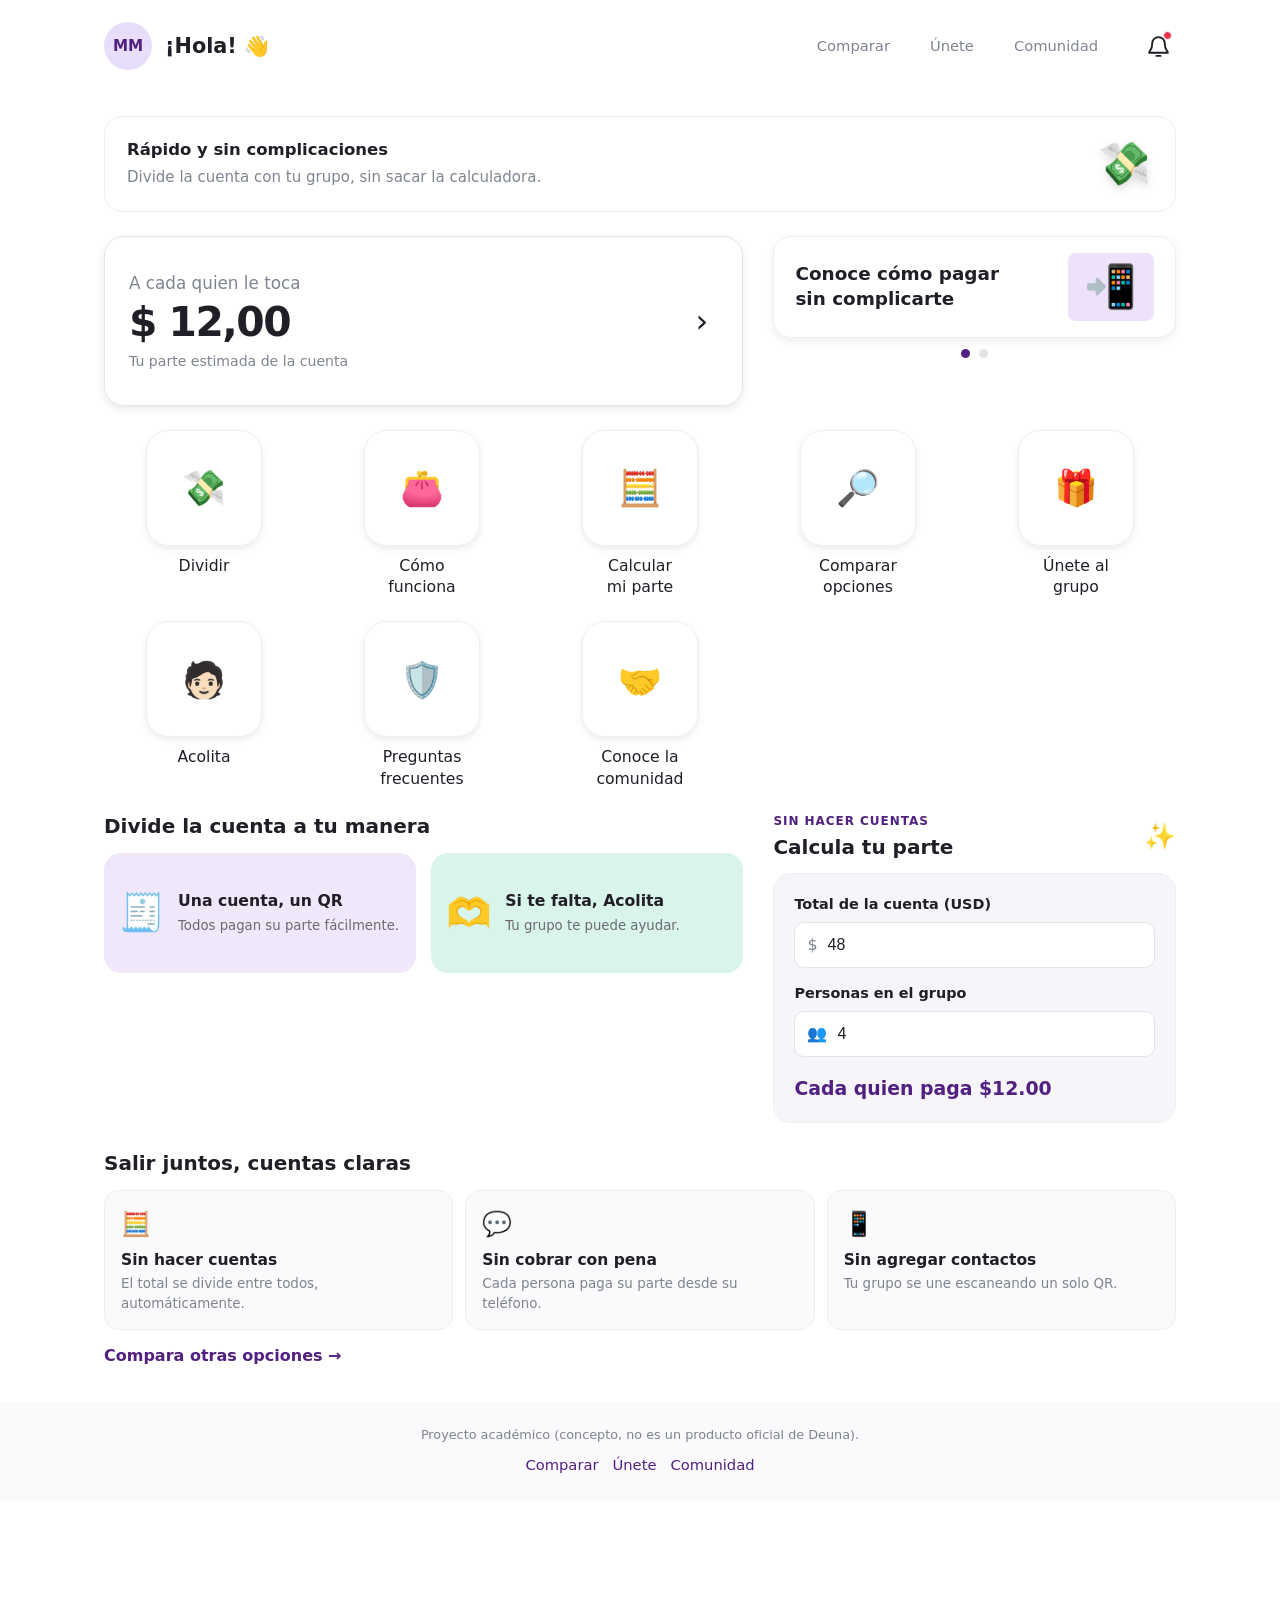
<file: index.html>
<!DOCTYPE html>
<html lang="es">
<head>
  <meta charset="utf-8">
  <meta name="viewport" content="width=device-width,initial-scale=1">
  <title>Miti-Miti: divide la cuenta con un solo QR | Deuna</title>
  <meta name="description" content="Divide un pago grupal en segundos con un solo código QR en Deuna, sin agregar contactos ni sacar la calculadora. Conoce Miti-Miti.">
  <meta name="theme-color" content="#ffffff">
  <link rel="icon" href="assets/logo.svg" type="image/svg+xml">
  <link rel="stylesheet" href="style.css">
</head>
<body class="home-page">
  <header class="app-header">
    <a class="greeting" href="index.html" aria-label="Miti-Miti, inicio">
      <span class="avatar" aria-hidden="true">MM</span>
      <span>¡Hola! <span class="wave" aria-hidden="true">👋</span></span>
    </a>
    <nav class="app-nav" aria-label="Principal">
      <a href="comparar.html">Comparar</a>
      <a href="unete.html">Únete</a>
      <a href="comunidad.html">Comunidad</a>
    </nav>
    <a class="header-icon" href="comunidad.html" aria-label="Novedades de Acolita">
      <svg viewBox="0 0 24 24" aria-hidden="true"><path d="M18 9a6 6 0 0 0-12 0c0 7-3 7-3 9h18c0-2-3-2-3-9M10 21h4"/></svg>
      <span class="notification-dot" aria-hidden="true"></span>
    </a>
  </header>

  <main class="app-main">
    <section class="transfer-promo" aria-label="Miti-Miti">
      <div>
        <p class="eyebrow">Miti-Miti</p>
        <h1>Rápido y sin complicaciones</h1>
        <p>Divide la cuenta con tu grupo, sin sacar la calculadora.</p>
      </div>
      <span class="promo-art" aria-hidden="true">💸</span>
      <a class="promo-link" href="unete.html" aria-label="Conoce cómo funciona Miti-Miti"></a>
    </section>

    <section class="balance-card" aria-labelledby="balance-title">
      <div>
        <p id="balance-title" class="balance-label">A cada quien le toca</p>
        <output id="balance" class="balance-value" aria-live="polite">$ 12,00</output>
        <p class="balance-caption">Tu parte estimada de la cuenta</p>
      </div>
      <a class="round-arrow" href="#calculadora" aria-label="Calcula tu parte">›</a>
    </section>

    <section class="feature-section" aria-label="Cómo funciona">
      <a class="feature-card" href="unete.html">
        <span>
          <span class="eyebrow">Con Miti-Miti</span>
          <strong>Conoce cómo pagar<br>sin complicarte</strong>
        </span>
        <span class="feature-art" aria-hidden="true">📲</span>
      </a>
      <div class="carousel-dots" aria-hidden="true"><span></span><span></span></div>
    </section>

    <section class="shortcuts-section" aria-label="Accesos rápidos">
      <div class="shortcut-grid">
        <a class="shortcut" href="#calculadora"><span class="shortcut-icon">💸</span><span>Dividir</span></a>
        <a class="shortcut" href="unete.html"><span class="shortcut-icon">👛</span><span>Cómo<br>funciona</span></a>
        <a class="shortcut" href="#calculadora"><span class="shortcut-icon">🧮</span><span>Calcular<br>mi parte</span></a>
        <a class="shortcut" href="comparar.html"><span class="shortcut-icon">🔎</span><span>Comparar<br>opciones</span></a>
        <a class="shortcut" href="unete.html"><span class="shortcut-icon">🎁</span><span>Únete al<br>grupo</span></a>
        <a class="shortcut" href="comunidad.html"><span class="shortcut-icon">🧑🏻</span><span>Acolita</span></a>
        <a class="shortcut" href="comparar.html#preguntas"><span class="shortcut-icon">🛡️</span><span>Preguntas<br>frecuentes</span></a>
        <a class="shortcut" href="comunidad.html"><span class="shortcut-icon">🤝</span><span>Conoce la<br>comunidad</span></a>
      </div>
    </section>

    <section class="promotions-section" aria-labelledby="promotions-title">
      <h2 id="promotions-title">Divide la cuenta a tu manera</h2>
      <div class="promo-cards">
        <a class="promo-tile promo-tile-purple" href="unete.html">
          <span class="tile-emoji" aria-hidden="true">🧾</span>
          <span class="tile-copy"><strong>Una cuenta, un QR</strong><span>Todos pagan su parte fácilmente.</span></span>
        </a>
        <a class="promo-tile promo-tile-mint" href="comunidad.html">
          <span class="tile-emoji" aria-hidden="true">🫶</span>
          <span class="tile-copy"><strong>Si te falta, Acolita</strong><span>Tu grupo te puede ayudar.</span></span>
        </a>
      </div>
    </section>

    <section id="calculadora" class="calculator-section" aria-labelledby="calculator-title">
      <div class="section-heading">
        <div><p class="eyebrow">Sin hacer cuentas</p><h2 id="calculator-title">Calcula tu parte</h2></div>
        <span class="heading-emoji" aria-hidden="true">✨</span>
      </div>
      <div class="calculator-card">
        <label for="m">Total de la cuenta (USD)</label>
        <div class="input-wrap"><span aria-hidden="true">$</span><input id="m" type="number" min="0" step="0.01" value="48" inputmode="decimal"></div>
        <label for="n">Personas en el grupo</label>
        <div class="input-wrap"><span aria-hidden="true">👥</span><input id="n" type="number" min="1" step="1" value="4" inputmode="numeric"></div>
        <output id="r" aria-live="polite">Cada quien paga $12.00</output>
      </div>
    </section>

    <section class="why-section" aria-labelledby="why-title">
      <h2 id="why-title">Salir juntos, cuentas claras</h2>
      <div class="why-grid">
        <article class="why-card"><span aria-hidden="true">🧮</span><h3>Sin hacer cuentas</h3><p>El total se divide entre todos, automáticamente.</p></article>
        <article class="why-card"><span aria-hidden="true">💬</span><h3>Sin cobrar con pena</h3><p>Cada persona paga su parte desde su teléfono.</p></article>
        <article class="why-card"><span aria-hidden="true">📱</span><h3>Sin agregar contactos</h3><p>Tu grupo se une escaneando un solo QR.</p></article>
      </div>
      <a class="text-link" href="comparar.html">Compara otras opciones <span aria-hidden="true">→</span></a>
    </section>
  </main>

  <footer class="app-footer">
    <p>Proyecto académico (concepto, no es un producto oficial de Deuna).</p>
    <a href="comparar.html">Comparar</a><a href="unete.html">Únete</a><a href="comunidad.html">Comunidad</a>
  </footer>

  <div class="action-bar" aria-label="Acciones rápidas">
    <a class="action-button action-outline" href="#calculadora"><span aria-hidden="true">➤</span> Dividir cuenta</a>
    <a class="action-button action-solid" href="unete.html"><span aria-hidden="true">▦</span> Pagar con QR</a>
  </div>
  <nav class="bottom-nav" aria-label="Navegación inferior">
    <a href="index.html" aria-current="page"><span aria-hidden="true">⌂</span>Inicio</a>
    <a href="comparar.html"><span aria-hidden="true">◇</span>Comparar</a>
    <a href="comunidad.html"><span aria-hidden="true">▣</span>Acolita</a>
    <a href="unete.html"><span aria-hidden="true">◎</span>Únete</a>
  </nav>
  <script src="main.js" defer></script>
</body>
</html>
</file>
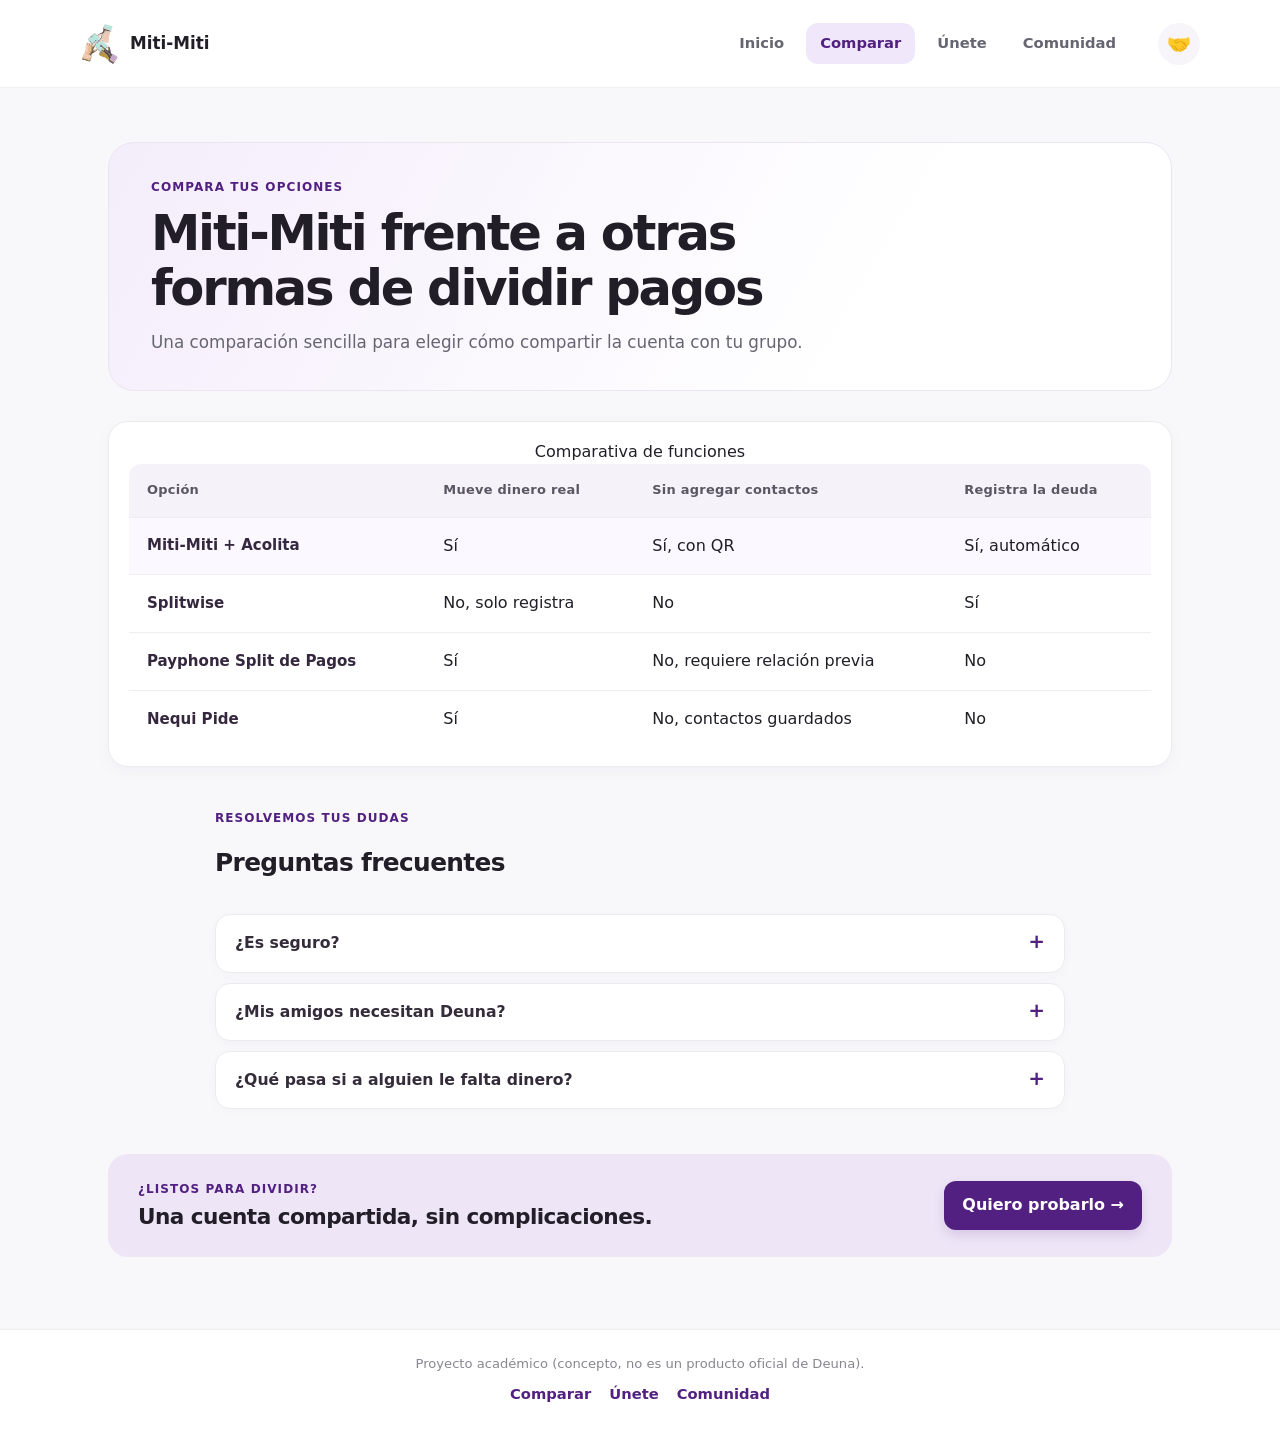
<file: comparar.html>
<!DOCTYPE html>
<html lang="es">
<head>
  <meta charset="utf-8">
  <meta name="viewport" content="width=device-width,initial-scale=1">
  <title>Miti-Miti vs Splitwise, Payphone y Nequi | Comparativa</title>
  <meta name="description" content="Compara Miti-Miti con Splitwise, Payphone Split de Pagos y Nequi Pide: quién mueve dinero real, quién exige contactos y cómo se registran las deudas.">
  <meta name="theme-color" content="#ffffff">
  <link rel="icon" href="assets/logo.svg" type="image/svg+xml">
  <link rel="stylesheet" href="style.css">
</head>
<body class="content-page">
  <header class="app-header">
    <a class="brand" href="index.html"><img src="assets/logo.svg" alt="" width="36" height="36">Miti-Miti</a>
    <nav class="app-nav" aria-label="Principal">
      <a href="index.html">Inicio</a><a href="comparar.html" aria-current="page">Comparar</a><a href="unete.html">Únete</a><a href="comunidad.html">Comunidad</a>
    </nav>
    <a class="header-icon" href="comunidad.html" aria-label="Conoce Acolita"><span aria-hidden="true">🤝</span></a>
  </header>
  <main class="content-main">
    <section class="page-hero">
      <p class="eyebrow">Compara tus opciones</p>
      <h1>Miti-Miti frente a otras formas de dividir pagos</h1>
      <p>Una comparación sencilla para elegir cómo compartir la cuenta con tu grupo.</p>
    </section>
    <section class="content-panel comparison-panel" aria-label="Comparativa de funciones">
      <div class="tw">
        <table>
          <caption class="sr">Comparativa de funciones</caption>
          <thead><tr><th scope="col">Opción</th><th scope="col">Mueve dinero real</th><th scope="col">Sin agregar contactos</th><th scope="col">Registra la deuda</th></tr></thead>
          <tbody>
            <tr><th scope="row">Miti-Miti + Acolita</th><td>Sí</td><td>Sí, con QR</td><td>Sí, automático</td></tr>
            <tr><th scope="row">Splitwise</th><td>No, solo registra</td><td>No</td><td>Sí</td></tr>
            <tr><th scope="row">Payphone Split de Pagos</th><td>Sí</td><td>No, requiere relación previa</td><td>No</td></tr>
            <tr><th scope="row">Nequi Pide</th><td>Sí</td><td>No, contactos guardados</td><td>No</td></tr>
          </tbody>
        </table>
      </div>
    </section>
    <section id="preguntas" class="faq-section" aria-labelledby="faq-title">
      <div class="section-heading"><div><p class="eyebrow">Resolvemos tus dudas</p><h2 id="faq-title">Preguntas frecuentes</h2></div></div>
      <details><summary>¿Es seguro?</summary><p>Todo ocurre dentro de Deuna, una billetera electrónica regulada en Ecuador, con los límites de operación que cada usuario configura.</p></details>
      <details><summary>¿Mis amigos necesitan Deuna?</summary><p>Sí, para entrar a la sala escanean el QR desde la app. Así cada uno que se une es un usuario nuevo para Deuna.</p></details>
      <details><summary>¿Qué pasa si a alguien le falta dinero?</summary><p>Con Acolita pide ayuda al grupo y la deuda queda en una lista de pendientes.</p></details>
    </section>
    <section class="closing-cta">
      <div><p class="eyebrow">¿Listos para dividir?</p><h2>Una cuenta compartida, sin complicaciones.</h2></div>
      <a class="btn" href="unete.html">Quiero probarlo <span aria-hidden="true">→</span></a>
    </section>
  </main>
  <footer class="app-footer"><p>Proyecto académico (concepto, no es un producto oficial de Deuna).</p><a href="comparar.html">Comparar</a><a href="unete.html">Únete</a><a href="comunidad.html">Comunidad</a></footer>
  <nav class="bottom-nav" aria-label="Navegación inferior">
    <a href="index.html"><span aria-hidden="true">⌂</span>Inicio</a><a href="comparar.html" aria-current="page"><span aria-hidden="true">◇</span>Comparar</a><a href="comunidad.html"><span aria-hidden="true">▣</span>Acolita</a><a href="unete.html"><span aria-hidden="true">◎</span>Únete</a>
  </nav>
  <script src="main.js" defer></script>
</body>
</html>
</file>
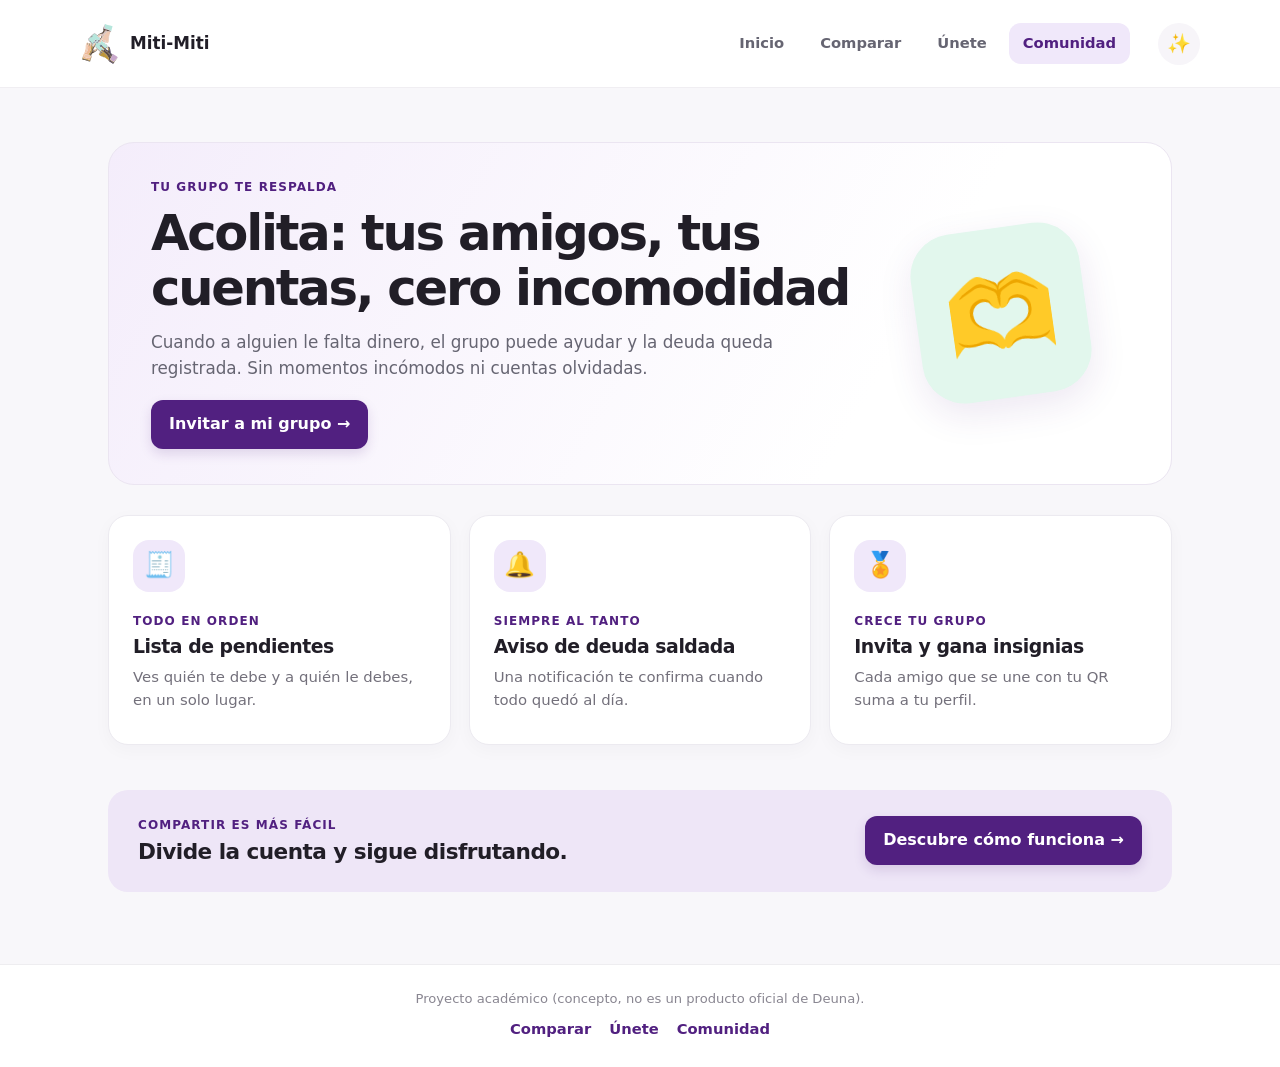
<file: comunidad.html>
<!DOCTYPE html>
<html lang="es">
<head>
  <meta charset="utf-8">
  <meta name="viewport" content="width=device-width,initial-scale=1">
  <title>Acolita: cubre a tus amigos y lleva tus pendientes | Miti-Miti</title>
  <meta name="description" content="Con Acolita ayudas a quien le falta dinero y la deuda queda en una lista de pendientes. Invita a tus amigos y gana insignias.">
  <meta name="theme-color" content="#ffffff">
  <link rel="icon" href="assets/logo.svg" type="image/svg+xml">
  <link rel="stylesheet" href="style.css">
</head>
<body class="content-page">
  <header class="app-header">
    <a class="brand" href="index.html"><img src="assets/logo.svg" alt="" width="36" height="36">Miti-Miti</a>
    <nav class="app-nav" aria-label="Principal">
      <a href="index.html">Inicio</a><a href="comparar.html">Comparar</a><a href="unete.html">Únete</a><a href="comunidad.html" aria-current="page">Comunidad</a>
    </nav>
    <a class="header-icon" href="unete.html" aria-label="Únete a Miti-Miti"><span aria-hidden="true">✨</span></a>
  </header>
  <main class="content-main">
    <section class="page-hero community-hero">
      <p class="eyebrow">Tu grupo te respalda</p>
      <h1>Acolita: tus amigos, tus cuentas, cero incomodidad</h1>
      <p>Cuando a alguien le falta dinero, el grupo puede ayudar y la deuda queda registrada. Sin momentos incómodos ni cuentas olvidadas.</p>
      <a class="btn" href="unete.html">Invitar a mi grupo <span aria-hidden="true">→</span></a>
      <span class="hero-illustration" aria-hidden="true">🫶</span>
    </section>
    <section class="community-grid" aria-label="Beneficios de Acolita">
      <article class="benefit-card"><span class="benefit-icon" aria-hidden="true">🧾</span><p class="eyebrow">Todo en orden</p><h2>Lista de pendientes</h2><p>Ves quién te debe y a quién le debes, en un solo lugar.</p></article>
      <article class="benefit-card"><span class="benefit-icon" aria-hidden="true">🔔</span><p class="eyebrow">Siempre al tanto</p><h2>Aviso de deuda saldada</h2><p>Una notificación te confirma cuando todo quedó al día.</p></article>
      <article class="benefit-card"><span class="benefit-icon" aria-hidden="true">🏅</span><p class="eyebrow">Crece tu grupo</p><h2>Invita y gana insignias</h2><p>Cada amigo que se une con tu QR suma a tu perfil.</p></article>
    </section>
    <section class="closing-cta">
      <div><p class="eyebrow">Compartir es más fácil</p><h2>Divide la cuenta y sigue disfrutando.</h2></div>
      <a class="btn" href="unete.html">Descubre cómo funciona <span aria-hidden="true">→</span></a>
    </section>
  </main>
  <footer class="app-footer"><p>Proyecto académico (concepto, no es un producto oficial de Deuna).</p><a href="comparar.html">Comparar</a><a href="unete.html">Únete</a><a href="comunidad.html">Comunidad</a></footer>
  <nav class="bottom-nav" aria-label="Navegación inferior">
    <a href="index.html"><span aria-hidden="true">⌂</span>Inicio</a><a href="comparar.html"><span aria-hidden="true">◇</span>Comparar</a><a href="comunidad.html" aria-current="page"><span aria-hidden="true">▣</span>Acolita</a><a href="unete.html"><span aria-hidden="true">◎</span>Únete</a>
  </nav>
  <script src="main.js" defer></script>
</body>
</html>
</file>
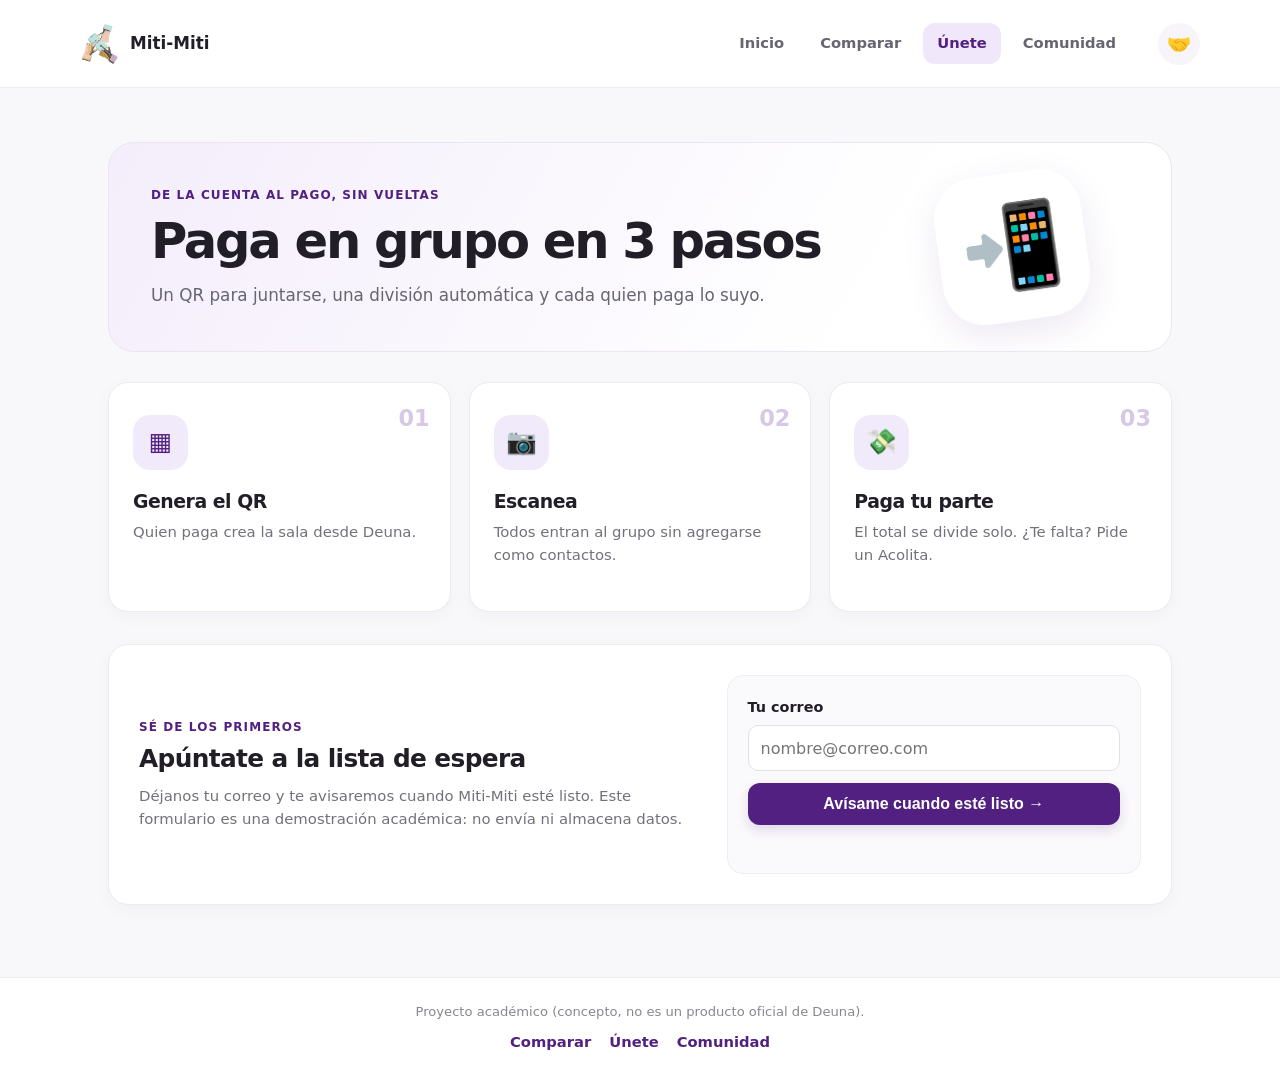
<file: unete.html>
<!DOCTYPE html>
<html lang="es">
<head>
  <meta charset="utf-8">
  <meta name="viewport" content="width=device-width,initial-scale=1">
  <title>Únete a Miti-Miti: paga en grupo en 3 pasos | Deuna</title>
  <meta name="description" content="Aprende a usar Miti-Miti en 3 pasos: genera el QR, escanea y paga tu parte. Apúntate a la lista de espera.">
  <meta name="theme-color" content="#ffffff">
  <link rel="icon" href="assets/logo.svg" type="image/svg+xml">
  <link rel="stylesheet" href="style.css">
</head>
<body class="content-page">
  <header class="app-header">
    <a class="brand" href="index.html"><img src="assets/logo.svg" alt="" width="36" height="36">Miti-Miti</a>
    <nav class="app-nav" aria-label="Principal">
      <a href="index.html">Inicio</a><a href="comparar.html">Comparar</a><a href="unete.html" aria-current="page">Únete</a><a href="comunidad.html">Comunidad</a>
    </nav>
    <a class="header-icon" href="comunidad.html" aria-label="Conoce Acolita"><span aria-hidden="true">🤝</span></a>
  </header>
  <main class="content-main join-main">
    <section class="page-hero join-hero">
      <p class="eyebrow">De la cuenta al pago, sin vueltas</p>
      <h1>Paga en grupo en 3 pasos</h1>
      <p>Un QR para juntarse, una división automática y cada quien paga lo suyo.</p>
      <span class="hero-illustration" aria-hidden="true">📲</span>
    </section>
    <ol class="steps-grid">
      <li class="step-card"><span class="step-number">01</span><span class="step-icon" aria-hidden="true">▦</span><h2>Genera el QR</h2><p>Quien paga crea la sala desde Deuna.</p></li>
      <li class="step-card"><span class="step-number">02</span><span class="step-icon" aria-hidden="true">📷</span><h2>Escanea</h2><p>Todos entran al grupo sin agregarse como contactos.</p></li>
      <li class="step-card"><span class="step-number">03</span><span class="step-icon" aria-hidden="true">💸</span><h2>Paga tu parte</h2><p>El total se divide solo. ¿Te falta? Pide un Acolita.</p></li>
    </ol>
    <section class="waitlist-section">
      <div class="waitlist-copy"><p class="eyebrow">Sé de los primeros</p><h2>Apúntate a la lista de espera</h2><p>Déjanos tu correo y te avisaremos cuando Miti-Miti esté listo. Este formulario es una demostración académica: no envía ni almacena datos.</p></div>
      <form id="f" class="waitlist-form">
        <label for="e">Tu correo</label>
        <input id="e" type="email" required autocomplete="email" placeholder="nombre@correo.com">
        <button class="btn" type="submit">Avísame cuando esté listo <span aria-hidden="true">→</span></button>
        <p id="ok" role="status" aria-live="polite"></p>
      </form>
    </section>
  </main>
  <footer class="app-footer"><p>Proyecto académico (concepto, no es un producto oficial de Deuna).</p><a href="comparar.html">Comparar</a><a href="unete.html">Únete</a><a href="comunidad.html">Comunidad</a></footer>
  <nav class="bottom-nav" aria-label="Navegación inferior">
    <a href="index.html"><span aria-hidden="true">⌂</span>Inicio</a><a href="comparar.html"><span aria-hidden="true">◇</span>Comparar</a><a href="comunidad.html"><span aria-hidden="true">▣</span>Acolita</a><a href="unete.html" aria-current="page"><span aria-hidden="true">◎</span>Únete</a>
  </nav>
  <script src="main.js" defer></script>
</body>
</html>
</file>
<file: style.css>
:root{--d:#2B1B5A;--a:#6C3FE0;--y:#FFB703;--l:#F6F3FF;--t:#1F1B2E;--w:#fff}
@media(prefers-color-scheme:dark){:root{--l:#17122b;--t:#EDE9FB;--w:#241c45}}
*{box-sizing:border-box}body{margin:0;font-family:system-ui,Segoe UI,Calibri,sans-serif;background:var(--l);color:var(--t);line-height:1.6}
a{color:var(--a)}a:focus-visible,button:focus-visible,input:focus-visible,select:focus-visible{outline:3px solid var(--y);outline-offset:2px}
header{background:var(--d);padding:.8rem 1.2rem;display:flex;flex-wrap:wrap;gap:1rem;align-items:center;justify-content:space-between}
.brand{display:flex;align-items:center;gap:.6rem;color:#fff;font-weight:700;text-decoration:none}.brand img{width:36px;height:36px}
nav ul{display:flex;gap:1rem;list-style:none;margin:0;padding:0;flex-wrap:wrap}nav a{color:#fff;text-decoration:none;padding:.3rem .5rem;border-radius:6px}nav a[aria-current=page]{background:var(--a)}
main{max-width:960px;margin:0 auto;padding:1.5rem 1.2rem}
.hero{display:grid;gap:1.5rem;grid-template-columns:1.4fr 1fr;align-items:center;padding:1.5rem 0}
@media(max-width:700px){.hero{grid-template-columns:1fr}}
h1{font-family:Georgia,serif;font-size:clamp(1.9rem,5vw,2.8rem);line-height:1.15;color:var(--a);margin:.2rem 0 .8rem}h2{font-family:Georgia,serif;color:var(--a)}
.btn{display:inline-block;background:var(--y);color:#2B1B5A;font-weight:700;padding:.7rem 1.2rem;border-radius:10px;text-decoration:none;border:0;cursor:pointer;font-size:1rem}
.grid{display:grid;gap:1rem;grid-template-columns:repeat(auto-fit,minmax(240px,1fr))}
.card{background:var(--w);border:1px solid #DDD6F5;border-radius:14px;padding:1rem 1.2rem}.card h3{margin:.2rem 0;color:var(--a)}
.calc{background:var(--d);color:#fff;border-radius:14px;padding:1.2rem}.calc label{display:block;margin:.5rem 0 .2rem}.calc input{width:100%;padding:.5rem;border-radius:8px;border:0;font-size:1rem}.calc output{display:block;font-size:1.6rem;font-weight:700;color:var(--y);margin-top:.8rem}
.tw{overflow-x:auto}table{border-collapse:collapse;width:100%;background:var(--w)}th,td{border:1px solid #DDD6F5;padding:.6rem;text-align:left;vertical-align:top}th{background:var(--d);color:#fff}
details{background:var(--w);border:1px solid #DDD6F5;border-radius:10px;padding:.7rem 1rem;margin:.6rem 0}summary{cursor:pointer;font-weight:600}
form label{display:block;margin:.8rem 0 .2rem}form input{width:100%;max-width:380px;padding:.6rem;border-radius:8px;border:1px solid #999;font-size:1rem}
footer{background:var(--d);color:#cfc6f5;text-align:center;padding:1rem;font-size:.9rem}footer a{color:var(--y)}

/* App-inspired home screen */
.home-page{--ink:#211e27;--muted:#7e8490;--purple:#512080;--purple-light:#f0e8fa;--line:#eeedf0;--paper:#fff;background:#fff;color:var(--ink);line-height:1.45;padding-bottom:142px}
.home-page .app-header{height:92px;max-width:1120px;margin:auto;padding:16px 24px;background:#fff;display:flex;align-items:center;justify-content:space-between;gap:16px}
.greeting{display:flex;align-items:center;gap:13px;color:var(--ink);font-size:1.3rem;font-weight:750;text-decoration:none}
.avatar{width:48px;height:48px;border-radius:50%;display:grid;place-items:center;background:#e8ddfa;color:var(--purple);font-size:.95rem;font-weight:700}
.wave{font-size:1.25rem}.app-nav{display:flex;gap:24px;margin-left:auto;margin-right:18px}
.app-nav a,.app-footer a{color:var(--muted);font-size:.92rem;text-decoration:none}
.header-icon{width:36px;height:40px;position:relative;display:grid;place-items:center;color:var(--ink)}
.header-icon svg{width:25px;height:25px;fill:none;stroke:currentColor;stroke-width:1.8;stroke-linecap:round;stroke-linejoin:round}
.notification-dot{position:absolute;right:4px;top:5px;width:9px;height:9px;border-radius:50%;background:#e7334e;border:1px solid #fff}
.home-page .app-main{max-width:1120px;margin:0 auto;padding:10px 24px 34px}
.transfer-promo{position:relative;min-height:96px;border:1px solid var(--line);border-radius:18px;padding:17px 90px 17px 22px;display:flex;align-items:center;justify-content:space-between;overflow:hidden}
.transfer-promo h1{font:700 1.03rem/1.35 system-ui,sans-serif;color:var(--ink);margin:0 0 5px}
.transfer-promo p{color:var(--muted);font-size:.94rem;margin:0}
.transfer-promo .eyebrow{display:none}.promo-art{position:absolute;right:24px;top:50%;transform:translateY(-50%);font-size:2.65rem;filter:drop-shadow(0 4px 4px #ddd)}
.promo-link{position:absolute;inset:0}
.balance-card{margin-top:12px;min-height:142px;border:1px solid #e5e4e7;border-radius:20px;box-shadow:0 3px 8px #00000017;padding:23px 24px;display:flex;align-items:center;justify-content:space-between}
.balance-label{margin:0 0 5px;color:var(--muted);font-size:1.05rem}
.balance-value{display:block;font-size:2.55rem;line-height:1.12;font-weight:750;letter-spacing:-1.5px}
.balance-caption{margin:5px 0 0;color:var(--muted);font-size:.88rem}
.round-arrow{color:var(--ink);font-size:2rem;line-height:1;text-decoration:none;padding:10px}
.feature-section{margin-top:46px}
.feature-card{min-height:100px;border:1px solid var(--line);border-radius:18px;box-shadow:0 3px 10px #00000013;padding:16px 21px;display:flex;align-items:center;justify-content:space-between;text-decoration:none;color:var(--ink)}
.feature-card strong{font-size:1.15rem;line-height:1.35}
.feature-card .eyebrow{display:none}.feature-art{width:86px;height:68px;border-radius:8px;background:#eee2fb;display:grid;place-items:center;font-size:2.65rem}
.carousel-dots{display:flex;justify-content:center;gap:9px;margin:11px 0 18px}
.carousel-dots span{width:9px;height:9px;border-radius:50%;background:#e3e4e8}.carousel-dots span:first-child{background:var(--purple)}
.shortcuts-section{margin-top:4px}
.shortcut-grid{display:grid;grid-template-columns:repeat(5,minmax(0,1fr));gap:22px 12px}
.shortcut{display:flex;flex-direction:column;align-items:center;gap:9px;text-align:center;text-decoration:none;color:var(--ink);font-size:.98rem;line-height:1.35}
.shortcut-icon{width:min(100%,100px);aspect-ratio:1;border-radius:23px;border:1px solid #f0eef2;background:linear-gradient(145deg,#fff,#fff);box-shadow:0 3px 7px #00000015;display:grid;place-items:center;font-size:2.2rem}
.promotions-section{margin-top:33px}
.home-page h2{font:700 1.25rem/1.3 system-ui,sans-serif;color:var(--ink);margin:0}
.promo-cards{display:grid;grid-template-columns:repeat(2,minmax(0,1fr));gap:15px;margin-top:14px}
.promo-tile{min-height:120px;border-radius:17px;padding:15px;display:flex;align-items:center;gap:13px;text-decoration:none;color:var(--ink)}
.promo-tile-purple{background:#f0e8fa}.promo-tile-mint{background:#d9f5eb}
.tile-emoji{font-size:2.3rem}.tile-copy{display:flex;flex-direction:column;gap:4px}.tile-copy strong{font-size:.98rem}.tile-copy span{font-size:.83rem;color:#6b6972}
.calculator-section,.why-section{margin-top:34px;scroll-margin-top:18px}
.section-heading{display:flex;justify-content:space-between;align-items:center;margin-bottom:13px}
.home-page .eyebrow{font-size:.75rem;letter-spacing:.08em;text-transform:uppercase;color:var(--purple);font-weight:750;margin:0 0 4px}
.heading-emoji{font-size:1.6rem}
.calculator-card{padding:20px;background:#f7f5f9;border:1px solid var(--line);border-radius:18px}
.calculator-card label{display:block;font-size:.9rem;font-weight:650;margin:0 0 7px}
.input-wrap{height:46px;display:flex;align-items:center;gap:10px;background:#fff;border:1px solid #e6e2e9;border-radius:10px;padding:0 12px;margin-bottom:15px}
.input-wrap>span{color:var(--muted);font-size:1rem}.input-wrap input{width:100%;max-width:none;padding:0;border:0;outline:0;background:transparent;color:var(--ink);font-size:1rem}
.input-wrap input:focus-visible{outline:0}.calculator-card output{display:block;padding-top:3px;color:var(--purple);font-size:1.18rem;font-weight:750}
.why-section>h2{margin-bottom:14px}.why-grid{display:grid;grid-template-columns:repeat(3,minmax(0,1fr));gap:12px}
.why-card{padding:16px;background:#faf9fb;border:1px solid var(--line);border-radius:15px}.why-card>span{font-size:1.5rem}
.why-card h3{font-size:.97rem;margin:7px 0 3px}.why-card p{font-size:.84rem;color:var(--muted);margin:0}
.text-link{display:inline-block;margin-top:14px;color:var(--purple);font-weight:700;text-decoration:none}
.home-page .app-footer{background:#faf9fb;color:var(--muted);padding:20px 24px 24px;text-align:center;font-size:.8rem}
.home-page .app-footer p{margin:0 0 10px}.home-page .app-footer a{margin:0 7px;color:var(--purple)}
.action-bar,.bottom-nav{display:none}
@media(max-width:640px){
  .home-page{padding-bottom:142px}
  .home-page .app-header{height:94px;padding:13px 16px}
  .greeting{font-size:1.22rem}.avatar{width:46px;height:46px}
  .app-nav{display:none}.header-icon{margin-left:auto}
  .home-page .app-main{padding:9px 11px 28px}
  .transfer-promo{min-height:89px;padding:14px 85px 14px 21px;border-radius:17px}
  .transfer-promo h1{font-size:1rem}.transfer-promo p{font-size:.87rem}
  .promo-art{right:20px;font-size:2.5rem}
  .balance-card{min-height:140px;padding:22px 20px;border-radius:19px}
  .balance-label{font-size:1.02rem}.balance-value{font-size:2.45rem}.balance-caption{font-size:.82rem}
  .feature-section{margin-top:46px}
  .feature-card{min-height:94px;border-radius:17px;padding:13px 14px}
  .feature-card strong{font-size:1.04rem}.feature-art{width:90px;height:67px;font-size:2.35rem}
  .shortcut-grid{grid-template-columns:repeat(5,minmax(0,1fr));gap:18px 8px}
  .shortcut{font-size:.9rem;gap:8px}
  .shortcut-icon{width:100%;border-radius:22px;font-size:1.9rem}
  .promotions-section{margin-top:35px}.home-page h2{font-size:1.17rem}
  .promo-cards{display:flex;overflow-x:auto;margin:13px -11px 0;padding:0 11px 7px;scroll-snap-type:x mandatory}
  .promo-tile{flex:0 0 min(82%,340px);min-height:114px;scroll-snap-align:start}
  .calculator-section,.why-section{margin-top:27px}
  .why-grid{grid-template-columns:1fr}.why-card{display:grid;grid-template-columns:38px 1fr;column-gap:7px;align-items:center}
  .why-card>span{grid-row:span 2}.why-card h3{margin:0 0 3px}.why-card p{grid-column:2}
  .home-page .app-footer{padding-bottom:24px}
  .action-bar{position:fixed;z-index:5;left:0;right:0;bottom:64px;display:flex;gap:12px;padding:12px 13px;background:#fff;border-top:1px solid #f1eff3}
  .action-button{height:56px;flex:1;border-radius:15px;display:flex;align-items:center;justify-content:center;gap:10px;text-decoration:none;font-weight:700;font-size:1rem}
  .action-button span{font-size:1.2rem}.action-outline{color:var(--purple);border:2px solid var(--purple);background:#fff}
  .action-solid{color:#fff;background:var(--purple);border:2px solid var(--purple)}
  .bottom-nav{position:fixed;z-index:6;bottom:0;left:0;right:0;height:65px;padding:6px 6px max(6px,env(safe-area-inset-bottom));display:flex;justify-content:space-around;align-items:center;background:#fff;border-top:1px solid #efedf1}
  .bottom-nav a{min-width:54px;display:flex;flex-direction:column;align-items:center;gap:1px;color:#737989;text-decoration:none;font-size:.73rem}
  .bottom-nav a span{font-family:system-ui,sans-serif;font-size:1.42rem;line-height:1.1}
  .bottom-nav a[aria-current=page]{color:var(--purple);font-weight:700}
}
@media(max-width:360px){.shortcut-grid{gap:16px 5px}.shortcut{font-size:.82rem}.feature-card strong{font-size:.95rem}.feature-art{width:75px}}

/* Shared app styling for the informational pages */
.content-page{--ink:#211e27;--muted:#7e8490;--purple:#512080;--line:#eeedf0;--paper:#fff;background:#f8f7fa;color:var(--ink);line-height:1.55;padding-bottom:0}
.content-page .app-header{height:88px;padding:14px max(24px,calc((100vw - 1120px)/2));background:#fff;border-bottom:1px solid #f0eef2;display:flex;align-items:center;gap:28px}
.content-page .brand{color:var(--ink);font-size:1.05rem;gap:10px}
.content-page .brand img{width:40px;height:40px;object-fit:contain}
.content-page .app-nav{display:flex;align-items:center;gap:8px;margin-left:auto;margin-right:0}
.content-page .app-nav a{padding:9px 14px;border-radius:12px;color:#666572;font-size:.92rem;font-weight:600;transition:background .18s,color .18s}
.content-page .app-nav a:hover,.content-page .app-nav a[aria-current=page]{background:#f0e8fa;color:var(--purple)}
.content-page .header-icon{width:42px;height:42px;border-radius:50%;background:#f7f5f9;text-decoration:none;font-size:1.2rem}
.content-page .content-main{width:min(1120px,100%);max-width:none;min-height:calc(100vh - 190px);margin:0 auto;padding:54px 28px 72px}
.content-page .page-hero{position:relative;isolation:isolate;overflow:hidden;min-height:215px;padding:35px 42px;margin-bottom:30px;border:1px solid #ebe5f1;border-radius:26px;background:linear-gradient(120deg,#f4edfb 0%,#fff 72%);display:flex;flex-direction:column;align-items:flex-start;justify-content:center}
.content-page .page-hero h1{max-width:780px;margin:2px 0 12px;color:var(--ink);font:750 clamp(2rem,4vw,3.1rem)/1.12 system-ui,sans-serif;letter-spacing:-.045em}
.content-page .page-hero>p:not(.eyebrow){max-width:660px;color:#666572;font-size:1.05rem;margin:0}
.content-page .eyebrow{position:relative;z-index:1;margin:0 0 7px;color:var(--purple);font-size:.75rem;font-weight:800;letter-spacing:.09em;text-transform:uppercase}
.content-page .page-hero .btn{margin-top:19px}
.content-page .hero-illustration{position:absolute;z-index:0;right:8%;top:50%;transform:translateY(-50%) rotate(-8deg);width:148px;height:148px;border-radius:42px;background:#fff;box-shadow:0 12px 36px #5120801a;display:grid;place-items:center;font-size:5.1rem}
.content-page .page-hero>*:not(.hero-illustration){position:relative;z-index:1}
.content-page h1,.content-page h2,.content-page h3{color:var(--ink)}
.content-page h2{font:750 1.55rem/1.25 system-ui,sans-serif;letter-spacing:-.025em}
.content-page .btn{background:var(--purple);color:#fff;border-radius:12px;padding:12px 18px;box-shadow:0 5px 12px #51208026;transition:transform .18s,box-shadow .18s}
.content-page .btn:hover{transform:translateY(-2px);box-shadow:0 8px 18px #51208030}
.content-panel,.benefit-card,.step-card,.waitlist-section{background:#fff;border:1px solid #eceaf0;border-radius:20px;box-shadow:0 5px 18px #25113808}
.comparison-panel{padding:18px 20px}
.content-page .tw{overflow-x:auto;border-radius:13px}
.content-page table{border-collapse:separate;border-spacing:0;background:#fff}
.content-page th,.content-page td{padding:16px 18px;border:0;border-bottom:1px solid #eeeef1;text-align:left;vertical-align:middle}
.content-page thead th{background:#f6f2fa;color:#5a5662;font-size:.81rem;letter-spacing:.02em}
.content-page thead th:first-child{border-radius:12px 0 0 0}.content-page thead th:last-child{border-radius:0 12px 0 0}
.content-page tbody th{color:#35283e;font-size:.94rem;font-weight:700;background:#fff}
.content-page tbody tr:first-child th,.content-page tbody tr:first-child td{background:#fbf8ff}
.content-page tbody tr:last-child th,.content-page tbody tr:last-child td{border-bottom:0}
.content-page .faq-section{max-width:850px;margin:42px auto 0;scroll-margin-top:20px}
.content-page .section-heading{margin-bottom:15px}
.content-page details{margin:10px 0;padding:16px 19px;background:#fff;border:1px solid #eceaf0;border-radius:15px;box-shadow:0 3px 12px #25113806}
.content-page details[open]{border-color:#d9c8ec}
.content-page summary{color:#342c3a;list-style:none;font-size:.98rem}
.content-page summary::-webkit-details-marker{display:none}
.content-page summary::after{content:"+";float:right;color:var(--purple);font-size:1.25rem;font-weight:600;line-height:1}
.content-page details[open] summary::after{content:"−"}
.content-page details p{color:#6e6b76;font-size:.93rem;margin:12px 0 0}
.closing-cta{margin-top:45px;padding:26px 30px;border-radius:20px;background:#eee6f7;display:flex;align-items:center;justify-content:space-between;gap:20px}
.closing-cta h2{margin:0;font-size:1.35rem}.closing-cta .eyebrow{margin-bottom:5px}
.community-hero{min-height:285px;padding-right:240px}
.community-hero .hero-illustration{right:8%;width:170px;height:170px;font-size:5.7rem;background:#e2f7ed}
.community-grid{display:grid;grid-template-columns:repeat(3,minmax(0,1fr));gap:18px}
.benefit-card{min-height:230px;padding:24px;transition:transform .2s,box-shadow .2s}
.benefit-card:hover,.step-card:hover{transform:translateY(-4px);box-shadow:0 12px 28px #25113812}
.benefit-icon{width:52px;height:52px;display:grid;place-items:center;border-radius:16px;background:#f0e8fa;font-size:1.55rem;margin-bottom:20px}
.benefit-card .eyebrow{margin-bottom:5px}.benefit-card h2{font-size:1.18rem;margin:0 0 7px}.benefit-card>p:last-child{margin:0;color:#73707b;font-size:.93rem}
.join-main .join-hero{min-height:210px}
.steps-grid{display:grid;grid-template-columns:repeat(3,minmax(0,1fr));gap:18px;list-style:none;padding:0;margin:0}
.step-card{position:relative;min-height:230px;padding:22px 24px;transition:transform .2s,box-shadow .2s}
.step-number{position:absolute;right:20px;top:18px;color:#d7c9e6;font-size:1.4rem;font-weight:800}
.step-icon{width:55px;height:55px;border-radius:17px;background:#f1eafa;display:grid;place-items:center;font-size:1.55rem;color:var(--purple);margin:10px 0 20px}
.step-card h2{font-size:1.18rem;margin:0 0 7px}.step-card p{color:#73707b;font-size:.93rem;margin:0}
.waitlist-section{display:grid;grid-template-columns:1fr minmax(280px,.75fr);align-items:center;gap:35px;margin-top:32px;padding:30px}
.waitlist-copy h2{margin:0 0 10px}.waitlist-copy>p:last-child{max-width:600px;color:#73707b;margin:0;font-size:.93rem}
.waitlist-form{padding:20px;background:#faf9fb;border:1px solid #efedf1;border-radius:16px}
.content-page .waitlist-form label{display:block;margin:0 0 7px;font-weight:700;font-size:.9rem}
.content-page .waitlist-form input{display:block;width:100%;max-width:none;height:46px;padding:0 12px;border:1px solid #e4e0e8;border-radius:10px;background:#fff;color:var(--ink);font:inherit}
.content-page .waitlist-form .btn{margin-top:12px;width:100%}
.content-page .waitlist-form #ok{min-height:1.4em;margin:8px 0 0;color:var(--purple);font-size:.88rem}
.content-page .app-footer{background:#fff;border-top:1px solid #eeedf0;color:#898691;padding:24px 20px 26px;text-align:center;font-size:.82rem}
.content-page .app-footer p{margin:0 0 9px}.content-page .app-footer a{margin:0 9px;color:var(--purple);font-weight:600}
.content-page .bottom-nav{display:none}

@media(min-width:900px){
  .home-page .app-main{display:grid;grid-template-columns:minmax(0,1.35fr) minmax(300px,.85fr);gap:24px 30px;align-items:start;padding-top:24px}
  .home-page .transfer-promo,.home-page .shortcuts-section,.home-page .why-section{grid-column:1/-1}
  .home-page .balance-card{grid-column:1;grid-row:2;margin:0;min-height:170px}
  .home-page .feature-section{grid-column:2;grid-row:2;margin:0}
  .home-page .shortcuts-section{margin:0}
  .home-page .shortcut-grid{gap:24px 18px}
  .home-page .shortcut-icon{width:min(100%,116px)}
  .home-page .promotions-section,.home-page .calculator-section{margin:0}
  .home-page .promotions-section{grid-column:1;grid-row:4}
  .home-page .calculator-section{grid-column:2;grid-row:4}
  .home-page .why-section{margin-top:3px}
  .home-page .app-footer{padding:24px}
}

@media(max-width:760px){
  .content-page .app-header{height:75px;padding:10px 16px;gap:12px}
  .content-page .brand{font-size:1rem}.content-page .brand img{width:36px;height:36px}
  .content-page .app-nav{gap:2px}
  .content-page .app-nav a{padding:8px 9px;font-size:.8rem}
  .content-page .header-icon{display:none}
  .content-page .content-main{padding:30px 18px 48px}
  .content-page .page-hero{min-height:190px;padding:27px 28px;border-radius:22px}
  .content-page .page-hero h1{font-size:clamp(1.85rem,5.2vw,2.55rem)}
  .content-page .hero-illustration{right:5%;width:112px;height:112px;border-radius:32px;font-size:3.8rem;opacity:.85}
  .content-page .community-hero{padding-right:155px}
  .community-grid,.steps-grid{gap:12px}
  .benefit-card,.step-card{padding:19px}
  .benefit-card{min-height:220px}
  .waitlist-section{gap:20px;padding:22px}
  .content-page .app-footer{padding-bottom:28px}
}
@media(max-width:600px){
  .content-page{padding-bottom:68px}
  .content-page .app-header{height:72px;padding:10px 15px}
  .content-page .app-nav{display:none}
  .content-page .header-icon{display:grid;margin-left:auto}
  .content-page .content-main{min-height:auto;padding:22px 15px 36px}
  .content-page .page-hero{min-height:205px;padding:25px 22px;margin-bottom:20px}
  .content-page .page-hero h1{max-width:100%;font-size:2rem}
  .content-page .page-hero>p:not(.eyebrow){max-width:95%;font-size:.95rem}
  .content-page .hero-illustration{right:-12px;top:auto;bottom:-27px;transform:rotate(-8deg);width:90px;height:90px;border-radius:25px;font-size:3rem;opacity:.4}
  .content-page .community-hero{padding-right:20px;padding-bottom:37px}
  .content-page .community-hero .hero-illustration{right:5px;bottom:6px;top:auto;transform:none;width:65px;height:65px;font-size:2.6rem;opacity:1}
  .comparison-panel{padding:8px;border-radius:16px}
  .content-page th,.content-page td{min-width:115px;padding:12px 11px;font-size:.82rem}
  .content-page tbody th{min-width:140px}
  .content-page .faq-section{margin-top:30px}
  .content-page h2{font-size:1.35rem}
  .closing-cta{margin-top:28px;padding:21px;align-items:flex-start;flex-direction:column}
  .closing-cta h2{font-size:1.2rem}
  .community-grid,.steps-grid{grid-template-columns:1fr}
  .benefit-card{min-height:0;padding:20px;display:grid;grid-template-columns:56px 1fr;column-gap:12px;align-items:center}
  .benefit-icon{grid-row:span 3;margin:0}
  .benefit-card .eyebrow{margin:0}.benefit-card h2{font-size:1.08rem}.benefit-card>p:last-child{grid-column:2}
  .step-card{min-height:0;padding:17px 18px 18px 82px}
  .step-icon{position:absolute;left:18px;top:50%;transform:translateY(-50%);margin:0;width:48px;height:48px}
  .step-number{right:15px;top:12px;font-size:1rem}
  .step-card h2{font-size:1.08rem}
  .waitlist-section{grid-template-columns:1fr;gap:18px;margin-top:22px;padding:20px;border-radius:17px}
  .content-page .app-footer{padding:17px 15px 22px}
  .content-page .app-footer a{margin:0 6px}
  .content-page .bottom-nav{position:fixed;z-index:6;bottom:0;left:0;right:0;height:65px;padding:6px 6px max(6px,env(safe-area-inset-bottom));display:flex;justify-content:space-around;align-items:center;background:#fff;border-top:1px solid #efedf1}
}
@media(min-width:600px) and (max-width:900px){
  .content-page .content-main{padding-left:24px;padding-right:24px}
  .community-grid,.steps-grid{grid-template-columns:repeat(3,minmax(0,1fr))}
  .benefit-card,.step-card{padding:18px}
}
</file>
